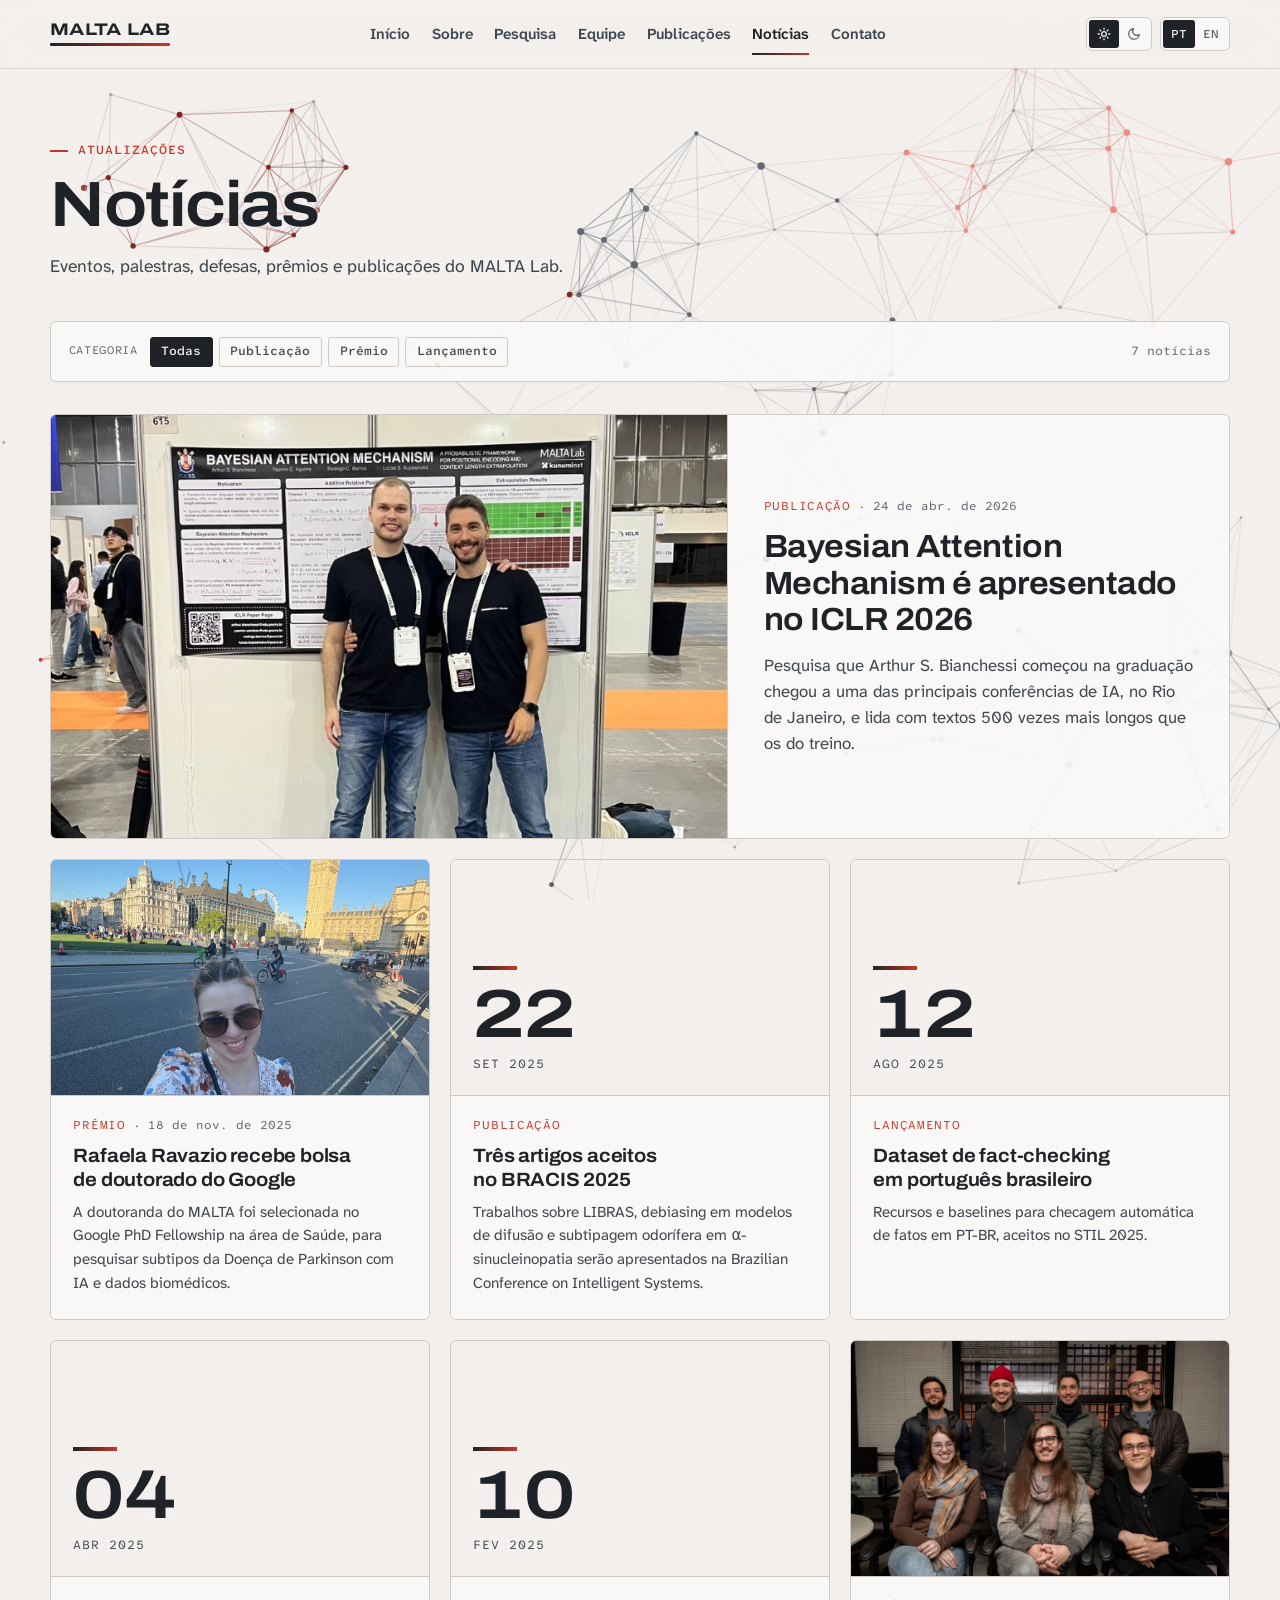
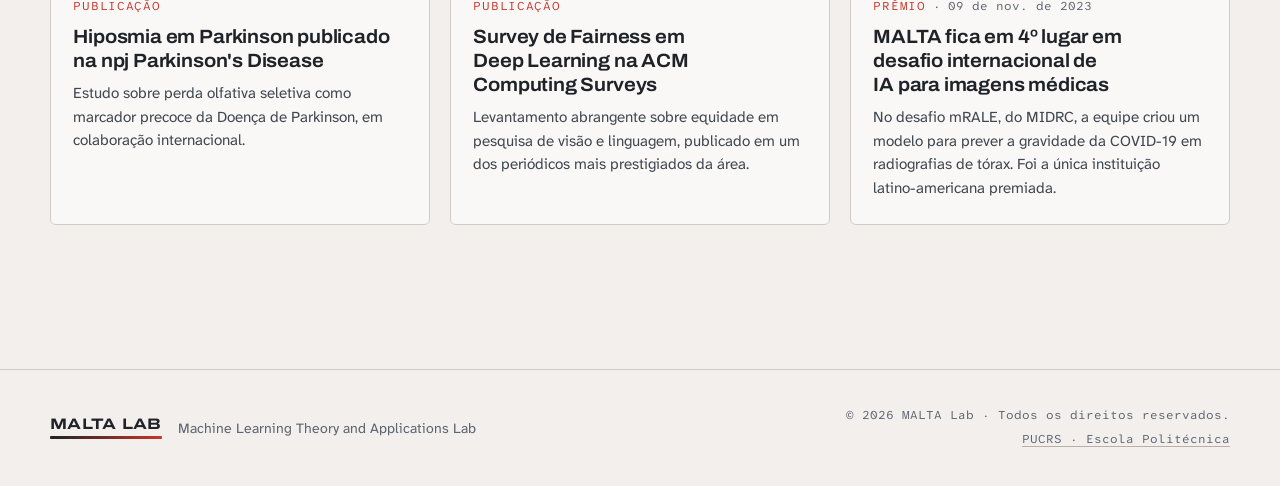
<file: noticias.html>
<!DOCTYPE html>
<html lang="pt-br">
<head>
  <meta charset="UTF-8" />
  <meta name="viewport" content="width=device-width, initial-scale=1" />
  <title>Notícias · MALTA Lab</title>
  <meta name="description" content="Notícias do MALTA Lab — eventos, palestras, defesas, prêmios e publicações." />
  <meta name="theme-color" content="#F3EFED" media="(prefers-color-scheme: light)" />
  <meta name="theme-color" content="#1A1816" media="(prefers-color-scheme: dark)" />
  <link rel="icon" href="./img/favicon.svg" type="image/svg+xml" />

  <!-- Open Graph -->
  <meta property="og:title" content="Notícias · MALTA Lab" />
  <meta property="og:description" content="Machine Learning Theory and Applications Lab — PUCRS." />
  <meta property="og:type" content="website" />

  <!-- Fonts: Archivo (display), Atkinson Hyperlegible Next (body) and Mono (labels) -->
  <link rel="preconnect" href="https://fonts.googleapis.com" />
  <link rel="preconnect" href="https://fonts.gstatic.com" crossorigin />
  <link href="https://fonts.googleapis.com/css2?family=Archivo:wdth,wght@100..125,500..800&family=Atkinson+Hyperlegible+Mono:wght@400..600&family=Atkinson+Hyperlegible+Next:ital,wght@0,400..700;1,400..700&display=swap" rel="stylesheet" />

  <link rel="stylesheet" href="./css/styles.css" />
  <link rel="stylesheet" href="./css/news.css" />

  <!-- Apply saved / system theme before first paint (avoids a flash of wrong colors) -->
  <script>
    (function () {
      let initial = null;
      try { initial = localStorage.getItem("malta_theme"); } catch (e) { /* storage blocked */ }
      if (initial !== "light" && initial !== "dark") {
        initial = (window.matchMedia && window.matchMedia("(prefers-color-scheme: dark)").matches) ? "dark" : "light";
      }
      document.documentElement.setAttribute("data-theme", initial);
    })();
  </script>
</head>

<body>

  <a class="skip-link" href="#conteudo">Pular para o conteúdo</a>

  <!-- Background network: one cluster per research area (decorative, never captures pointer events) -->
  <canvas id="bg-network" aria-hidden="true"></canvas>

  <!-- Fallback message if data fails to load -->
  <div id="app-error" class="app-error" hidden>
    Failed to load lab data. Please refresh the page.
  </div>

  <!-- ========== Header ========== -->
  <header class="site-header">
    <nav class="container-narrow header-bar" aria-label="Principal">
      <a href="index.html#inicio" id="brand" class="brand-mark" aria-label="MALTA Lab"></a>

      <div id="nav-desktop" class="nav-desktop"></div>

      <div class="header-tools">
        <div id="theme-toggle" class="lang-toggle" role="group" aria-label="Tema"></div>
        <div id="lang-toggle" class="lang-toggle" role="group" aria-label="Idioma"></div>
        <button id="mobile-menu-button" class="mobile-menu-btn" aria-label="Abrir menu" aria-expanded="false" aria-controls="mobile-menu">
          <svg width="22" height="22" viewBox="0 0 24 24" fill="none" stroke="currentColor" stroke-width="2" aria-hidden="true">
            <path stroke-linecap="round" d="M4 6h16M4 12h16M4 18h16"/>
          </svg>
        </button>
      </div>
    </nav>

    <div id="mobile-menu">
      <div id="mobile-menu-list" class="container-narrow mobile-menu-list"></div>
    </div>
  </header>

  <main id="conteudo">
    <section class="section news-index">
      <div class="container-narrow">
        <header class="news-index-header">
          <span class="eyebrow" id="news-eyebrow"></span>
          <h1 id="news-title" class="news-page-title"></h1>
          <p id="news-body"></p>
        </header>

        <div class="pub-controls news-toolbar">
          <div class="pub-filter-group" role="group" aria-labelledby="news-filter-label">
            <span class="label" id="news-filter-label"></span>
            <div id="news-chips" class="news-chips"></div>
          </div>
          <span class="pub-meta" id="news-count" aria-live="polite"></span>
        </div>

        <div id="news-grid" class="news-grid">
          <p class="loading">…</p>
        </div>
      </div>
    </section>
  </main>

  <!-- ========== Footer ========== -->
  <footer class="site-footer">
    <div class="container-narrow footer-bar">
      <div class="footer-brand">
        <span class="brand-lockup" aria-hidden="true"><span class="brand-word">MALTA Lab</span><span class="brand-bar"></span></span>
        <p id="footer-tagline" class="footer-tagline"></p>
      </div>
      <div class="footer-meta">
        <p id="footer-copy"></p>
        <p><a id="footer-link" class="footer-link" href="#" target="_blank" rel="noopener noreferrer"></a></p>
      </div>
    </div>
  </footer>

  <!-- App -->
  <script src="./js/network.js" defer></script>
  <script src="./js/core.js" defer></script>
  <script src="./js/noticias.js" defer></script>

</body>
</html>
</file>
<file: css/styles.css>
/* ============================================================
 * MALTA Lab — styles
 * The background network (js/network.js) is the identity: one
 * cluster per research area, in the lab's red and graphite tones,
 * on warm off-white paper.
 *
 *   Display  Archivo, expanded   (wordmark, headings)
 *   Body     Atkinson Hyperlegible Next
 *   Utility  Atkinson Hyperlegible Mono (dates, labels, venues)
 * ============================================================ */

:root {
  /* Surface scale — warm off-white */
  --paper:         #F3EFED;
  --surface:       rgb(251 249 248 / .9);   /* panels over the network */
  --surface-solid: #FBF9F8;
  --elev-1:        #EAE6E2;                 /* fills inside panels */
  --elev-2:        #E2DDD8;
  --border:        #D0CAC5;
  --border-strong: #B8B0A8;

  /* Ink scale — all hit WCAG AA on --paper */
  --ink:       #1F2328;   /* body, headings */
  --ink-soft:  #3F4750;   /* secondary copy   ~9:1 */
  --ink-mute:  #5B6470;   /* muted captions   ~5.2:1 */
  --ink-quiet: #6F7984;   /* tertiary, large text only */

  /* Brand accent */
  --accent:       #C8362A;
  --accent-hover: #A52A20;
  --accent-soft:  #F4D9D5;
  --accent-ink:   #7A1F18;
  --on-accent:    #FFFFFF;
  --accent-text:         #C8362A;   /* small red text   ~4.6:1 on paper, ~4.9:1 on surface */
  --accent-button:       #C8362A;   /* behind --on-accent ~5.2:1 */
  --accent-button-hover: #A52A20;   /* behind --on-accent ~7.1:1 */

  /* The wordmark bar: graphite into the brand red */
  --spectrum: linear-gradient(90deg, var(--ink), var(--accent));

  --font-display: "Archivo", "Helvetica Neue", Arial, sans-serif;
  --font-body:    "Atkinson Hyperlegible Next", system-ui, sans-serif;
  --font-mono:    "Atkinson Hyperlegible Mono", ui-monospace, "SF Mono", Menlo, monospace;

  --radius-sm: 3px;
  --radius:    6px;
  --radius-lg: 10px;
  --shadow-1: 0 1px 2px rgb(31 35 40 / .06);
  --shadow-2: 0 18px 40px -22px rgb(31 35 40 / .4);

  --gutter: 1.25rem;
  --header-h: 4.25rem;

  color-scheme: light;
}

/* Dark theme overrides — warm near-black, not pure black */
:root[data-theme="dark"] {
  --paper:         #1A1816;
  --surface:       rgb(35 32 32 / .9);
  --surface-solid: #232020;
  --elev-1:        #2C2826;
  --elev-2:        #34302D;
  --border:        #3A3633;
  --border-strong: #4D4843;

  --ink:       #F2EDE8;
  --ink-soft:  #C9C2BB;
  --ink-mute:  #9B948D;
  --ink-quiet: #7A746E;

  --accent:       #E84A3E;
  --accent-hover: #F2655A;
  --accent-soft:  #3A1A15;
  --accent-ink:   #F4D9D5;
  --on-accent:    #FFFFFF;
  --accent-text:         #F2655A;   /* ~5.3:1 on surface; --accent is only 4.3:1 */
  --accent-button:       #C8362A;   /* white on --accent would be 3.8:1 */
  --accent-button-hover: #A52A20;

  --shadow-1: 0 1px 2px rgba(0,0,0,.25), 0 1px 3px rgba(0,0,0,.35);
  --shadow-2: 0 18px 40px -20px rgb(0 0 0 / .75);

  color-scheme: dark;
}

/* -- reset ---------------------------------------------------- */
*, *::before, *::after { box-sizing: border-box; }
html { -webkit-text-size-adjust: 100%; text-size-adjust: 100%; }
body { margin: 0; }
h1, h2, h3, h4, p, figure, blockquote, dl, dd { margin: 0; }
img, svg, canvas { display: block; max-width: 100%; }
button, input, select { font: inherit; color: inherit; }
button { cursor: pointer; }

/* -- base ----------------------------------------------------- */
@media (prefers-reduced-motion: no-preference) {
  html { scroll-behavior: smooth; }
}
body {
  font-family: var(--font-body);
  font-size: 1.0625rem;
  line-height: 1.6;
  background: var(--paper);
  color: var(--ink);
  -webkit-font-smoothing: antialiased;
  -moz-osx-font-smoothing: grayscale;
}

h1, h2, h3, h4 { color: var(--ink); }
.h-display {
  font-family: var(--font-display);
  font-stretch: 112%;
  font-weight: 650;
  letter-spacing: -0.015em;
  line-height: 1.08;
}

section { scroll-margin-top: var(--header-h); }

/* Text that sits straight on the network gets a paper-coloured halo,
   like labels on a map or annotations on a plot */
.section-header,
.about-copy,
.hero-main,
.team-group-label {
  text-shadow: 0 0 2px var(--paper), 0 0 6px var(--paper), 0 0 12px var(--paper);
}
.btn, .card, .chip, .venue-cloud span { text-shadow: none; }

.container-narrow {
  width: 100%;
  max-width: calc(1180px + 2 * var(--gutter));
  margin-inline: auto;
  padding-inline: var(--gutter);
}

.sr-only {
  position: absolute;
  width: 1px; height: 1px;
  padding: 0; margin: -1px;
  overflow: hidden;
  clip: rect(0 0 0 0);
  white-space: nowrap;
  border: 0;
}

.skip-link {
  position: absolute;
  top: 0.5rem; left: 0.5rem;
  z-index: 100;
  padding: 0.6rem 1rem;
  background: var(--ink);
  color: var(--paper);
  font-weight: 700;
  border-radius: var(--radius);
  transform: translateY(-150%);
}
.skip-link:focus { transform: none; }

/* -- background network --------------------------------------- */
#bg-network {
  position: fixed;
  inset: 0;
  width: 100%;
  height: 100vh;
  height: 100lvh;            /* stays put while a phone's URL bar slides */
  z-index: -1;
  pointer-events: none;
  opacity: 0;
  transition: opacity 1.2s ease;
}
#bg-network.is-ready { opacity: 1; }

/* -- error banner --------------------------------------------- */
.app-error {
  position: fixed;
  top: 0; left: 0; right: 0;
  z-index: 100;
  padding: 0.6rem 1rem;
  background: var(--ink);
  color: var(--paper);
  text-align: center;
  font-size: 0.9rem;
}

/* -- header --------------------------------------------------- */
.site-header {
  position: sticky;
  top: 0;
  z-index: 50;
  background: color-mix(in srgb, var(--paper) 82%, transparent);
  backdrop-filter: blur(14px) saturate(1.2);
  -webkit-backdrop-filter: blur(14px) saturate(1.2);
  border-bottom: 1px solid color-mix(in srgb, var(--border) 70%, transparent);
}
@supports not (background: color-mix(in srgb, red, blue)) {
  .site-header { background: var(--paper); border-bottom-color: var(--border); }
}
.header-bar {
  display: flex;
  align-items: center;
  justify-content: space-between;
  gap: 1rem;
  min-height: var(--header-h);
}
.header-tools { display: flex; align-items: center; gap: 0.5rem; }

/* Brand: the wordmark lockup at header size */
.brand-mark {
  display: flex;
  align-items: center;
  gap: 0.9rem;
  color: var(--ink);
  text-decoration: none;
  white-space: nowrap;
}
.brand-lockup { display: inline-grid; gap: 4px; }
.brand-word {
  font-family: var(--font-display);
  font-stretch: 125%;
  font-weight: 700;
  font-size: 1.05rem;
  line-height: 1;
  letter-spacing: 0.02em;
  text-transform: uppercase;
}
.brand-bar {
  display: block;
  height: 3px;
  background: var(--spectrum);
  border-radius: 1px;
}
.brand-mark .brand-sub {
  display: none;
  padding-left: 0.9rem;
  border-left: 1px solid var(--border);
  color: var(--ink-mute);
  font-family: var(--font-mono);
  font-size: 0.72rem;
  letter-spacing: 0.01em;
}
@media (min-width: 1400px) {
  .brand-mark .brand-sub { display: inline; }
}

.nav-desktop { display: none; align-items: center; gap: 1.35rem; }
.nav-link {
  position: relative;
  padding: 0.35rem 0;
  color: var(--ink-soft);
  font-size: 0.95rem;
  font-weight: 600;
  text-decoration: none;
  transition: color .2s ease;
}
.nav-link:hover, .nav-link[aria-current="true"] { color: var(--ink); }
.nav-link::after {
  content: "";
  position: absolute;
  left: 0; right: 0; bottom: -3px;
  height: 2px;
  background: var(--spectrum);
  transform: scaleX(0);
  transform-origin: left;
  transition: transform .3s cubic-bezier(.2, .7, .2, 1);
}
.nav-link:hover::after, .nav-link[aria-current="true"]::after { transform: scaleX(1); }

/* Segmented toggles (theme, language) */
.lang-toggle {
  display: inline-flex;
  align-items: center;
  padding: 2px;
  background: var(--surface);
  border: 1px solid var(--border);
  border-radius: var(--radius);
  font-family: var(--font-mono);
  font-size: 0.75rem;
  font-weight: 500;
  line-height: 1;
}
.lang-toggle button {
  display: inline-flex;
  align-items: center;
  justify-content: center;
  min-width: 30px;
  min-height: 28px;
  padding: 0 8px;
  border: 0;
  border-radius: var(--radius-sm);
  background: transparent;
  color: var(--ink-mute);
  transition: background-color .15s ease, color .15s ease;
}
.lang-toggle button:hover { color: var(--ink); }
.lang-toggle button.is-active { background: var(--ink); color: var(--paper); }

.mobile-menu-btn {
  display: inline-flex;
  flex-shrink: 0;
  padding: 6px 8px;
  background: var(--surface);
  border: 1px solid var(--border);
  border-radius: var(--radius);
  color: var(--ink-soft);
}
.mobile-menu-btn svg { max-width: none; }   /* the reset would let flex squeeze it to 0 */
.mobile-menu-btn:hover { color: var(--ink); }

#mobile-menu {
  display: none;
  border-top: 1px solid var(--border);
  background: var(--paper);
}
#mobile-menu.is-open {
  display: block;
  max-height: calc(100vh - var(--header-h));
  max-height: calc(100dvh - var(--header-h));   /* reachable in landscape */
  overflow-y: auto;
}
.mobile-menu-list { padding-block: 0.5rem 1rem; }
#mobile-menu a {
  display: block;
  padding: 0.75rem 0.25rem;
  border-bottom: 1px solid var(--border);
  color: var(--ink-soft);
  font-weight: 600;
  text-decoration: none;
}
#mobile-menu a:last-child { border-bottom: 0; }
#mobile-menu a:hover, #mobile-menu a[aria-current="true"] { color: var(--ink); }

@media (min-width: 1000px) {
  .nav-desktop { display: flex; }
  .mobile-menu-btn, #mobile-menu, #mobile-menu.is-open { display: none; }
}
/* With the brand subtitle the row is full (the container stops at 1180px):
   pull the nav towards the tools so the subtitle doesn't read as a link */
@media (min-width: 1400px) {
  .nav-desktop { gap: 1.1rem; margin-left: auto; }
}
/* Narrow phones: tighten the header row so it fits without side-scrolling */
@media (max-width: 379px) {
  .header-bar { gap: 0.5rem; }
  .header-tools { gap: 0.25rem; }
  .lang-toggle button { min-width: 26px; padding: 0 5px; }
  .mobile-menu-btn { padding: 5px; }
}
@media (max-width: 339px) {
  .brand-mark .brand-word { font-size: 0.95rem; }
}

/* -- buttons -------------------------------------------------- */
.btn {
  display: inline-flex;
  align-items: center;
  justify-content: center;
  gap: 0.55rem;
  min-height: 46px;
  padding: 0.7rem 1.2rem;
  border: 1px solid transparent;
  border-radius: var(--radius);
  font-family: var(--font-body);
  font-size: 0.98rem;
  font-weight: 700;
  line-height: 1.2;
  text-decoration: none;
  transition: background-color .2s ease, border-color .2s ease, color .2s ease, transform .2s ease;
}
.btn-primary { background: var(--accent-button); color: var(--on-accent); }
.btn-primary:hover { background: var(--accent-button-hover); }
.btn-secondary {
  background: var(--surface);
  color: var(--ink);
  border-color: var(--border-strong);
}
.btn-secondary:hover { border-color: var(--ink); }
.btn .arrow { transition: transform .2s ease; }
.btn:hover .arrow { transform: translateX(3px); }

/* -- hero ----------------------------------------------------- */
.hero {
  display: flex;
  align-items: center;
  min-height: calc(100vh - var(--header-h));
  min-height: calc(100svh - var(--header-h));
  padding-block: 4rem 3.5rem;
}
.hero-grid {
  display: grid;
  gap: 3rem;
  align-items: end;
}
@media (min-width: 980px) {
  /* Wide enough for the longest area name (PT or EN) on one line */
  .hero-grid { grid-template-columns: minmax(0, 1fr) 340px; gap: 4rem; }
}

.wordmark { display: block; font-weight: inherit; }
.wordmark-lockup { display: inline-grid; justify-items: stretch; }
.wordmark-word {
  font-family: var(--font-display);
  font-stretch: 125%;
  font-weight: 650;
  font-size: clamp(4rem, 15.5vw, 10.75rem);
  line-height: 0.8;
  letter-spacing: 0.005em;
  color: var(--ink);
}
/* Beside the 340px legend: MALTA is about 4.2em wide, so this keeps it in its column */
@media (min-width: 980px) {
  .wordmark-word { font-size: min(10.75rem, 23.5vw - 109px); }
}
.wordmark-bar {
  display: block;
  height: clamp(9px, 1.05vw, 15px);
  margin-top: clamp(0.85rem, 1.6vw, 1.4rem);
  background: var(--spectrum);
  border-radius: 1px 3px 3px 1px;
  transform-origin: left center;
}
.wordmark-name {
  display: block;
  max-width: 20ch;
  margin-top: clamp(1rem, 2vw, 1.5rem);
  font-family: var(--font-body);
  font-size: clamp(1.3rem, 2.3vw, 1.85rem);
  font-weight: 500;
  line-height: 1.22;
  letter-spacing: -0.005em;
  color: var(--ink);
}
@media (prefers-reduced-motion: no-preference) {
  .wordmark-bar { animation: bar-draw 1.1s cubic-bezier(.2, .7, .2, 1) .2s both; }
  .wordmark-name, .hero-tagline, .hero-ctas, .hero-stats, .hero-legend {
    animation: rise .8s cubic-bezier(.2, .7, .2, 1) both;
  }
  .wordmark-name { animation-delay: .45s; }
  .hero-tagline  { animation-delay: .55s; }
  .hero-ctas     { animation-delay: .65s; }
  .hero-stats    { animation-delay: .75s; }
  .hero-legend   { animation-delay: .9s; }
}
@keyframes bar-draw { from { transform: scaleX(0); } to { transform: scaleX(1); } }
@keyframes rise { from { opacity: 0; transform: translateY(10px); } to { opacity: 1; transform: none; } }

.hero-tagline {
  max-width: 54ch;
  margin-top: 1.5rem;
  color: var(--ink-soft);
  font-size: 1.05rem;
  line-height: 1.55;
}
.hero-ctas {
  display: flex;
  flex-wrap: wrap;
  gap: 0.75rem;
  margin-top: 2rem;
}
/* Phones: stacked CTAs of equal width */
@media (max-width: 479px) {
  .hero-ctas { display: grid; }
}
.hero-stats {
  display: flex;
  flex-wrap: wrap;
  align-items: center;
  gap: 0.75rem 2rem;
  margin-top: 2.5rem;
  padding-top: 1.25rem;
  border-top: 1px solid var(--border);
}
/* Below 980px the rule runs full width, like the legend under it */
@media (min-width: 980px) {
  .hero-stats { max-width: 640px; }
}
.hero-stat-list { display: flex; flex-wrap: wrap; gap: 0.75rem 2rem; }
.hero-stat {
  display: inline-flex;
  align-items: baseline;
  gap: 0.5rem;
  color: var(--ink-mute);
  font-family: var(--font-mono);
  font-size: 0.8rem;
}
.hero-stat strong {
  font-family: var(--font-display);
  font-stretch: 125%;
  font-size: 1.6rem;
  font-weight: 700;
  line-height: 1;
  color: var(--ink);
  font-variant-numeric: tabular-nums;
}
.kunumi-mark { display: inline-flex; margin-left: auto; opacity: .85; transition: opacity .2s ease; }
.kunumi-mark:hover { opacity: 1; }
.kunumi-mark img { width: auto; height: 32px; }
/* Phones: tighter stats, and Kunumi starts at the left when it wraps */
@media (max-width: 599px) {
  .hero-stats, .hero-stat-list { column-gap: 1.25rem; }
  .kunumi-mark { margin-left: 0; }
}

/* Legend: maps each colour in the background to a research area */
.hero-legend {
  padding: 1rem 1.1rem 0.8rem;
  background: var(--surface);
  border: 1px solid var(--border);
  border-radius: var(--radius);
  box-shadow: var(--shadow-2);
}
.legend-title {
  margin-bottom: 0.5rem;
  color: var(--ink-mute);
  font-family: var(--font-mono);
  font-size: 0.72rem;
  letter-spacing: 0.06em;
  text-transform: uppercase;
}
.legend-list { margin: 0; padding: 0; list-style: none; }
.legend-list a {
  display: flex;
  align-items: flex-start;
  gap: 0.7rem;
  padding: 0.38rem 0;
  color: var(--ink-soft);
  font-size: 0.9rem;
  font-weight: 600;
  line-height: 1.3;
  text-decoration: none;
  transition: color .15s ease;
}
.legend-list a:hover, .legend-list a:focus-visible { color: var(--ink); }
/* Centre the swatch on the first line of a wrapped label */
.legend-list .swatch { margin-top: calc((1.3em - 10px) / 2); }
@media (max-width: 979px) {
  .legend-list { display: grid; grid-template-columns: repeat(auto-fill, minmax(220px, 1fr)); column-gap: 1.25rem; }
}
/* A cluster colour, with a soft halo like a point in the plot */
.swatch {
  flex: 0 0 auto;
  width: 10px;
  height: 10px;
  border-radius: 50%;
  background: var(--swatch, var(--ink-mute));
  box-shadow: 0 0 0 3px color-mix(in srgb, var(--swatch, var(--ink-mute)) 25%, transparent);
  transition: transform .2s ease;
}
[data-cluster]:hover .swatch, [data-cluster]:focus-visible .swatch { transform: scale(1.3); }

/* -- sections ------------------------------------------------- */
.section { padding-block: clamp(4.5rem, 9vw, 7rem); }
.section-header { max-width: 760px; margin-bottom: 3rem; }
.section-header h2 {
  margin-top: 0.75rem;
  font-family: var(--font-display);
  font-stretch: 112%;
  font-size: clamp(2rem, 3.8vw, 2.85rem);
  font-weight: 650;
  line-height: 1.05;
  letter-spacing: -0.02em;
}
.section-header p {
  max-width: 62ch;
  margin-top: 1rem;
  color: var(--ink-soft);
  font-size: 1.1rem;
  line-height: 1.6;
}

.eyebrow {
  display: inline-flex;
  align-items: center;
  gap: 0.6rem;
  color: var(--accent-text);
  font-family: var(--font-mono);
  font-size: 0.78rem;
  font-weight: 500;
  letter-spacing: 0.08em;
  text-transform: uppercase;
}
.eyebrow::before {
  content: "";
  width: 18px;
  height: 2px;
  background: currentColor;
}
.eyebrow:empty { display: none; }

/* Home sections are numbered in their eyebrow: "01 — Sobre". The dash
   moves to a background so the number can be the content, and the empty
   alt text (/ "") keeps the decorative number out of the accessible name. */
.hero { counter-reset: home-section; }
.hero ~ .section { counter-increment: home-section; }
.hero ~ .section .eyebrow::before {
  content: counter(home-section, decimal-leading-zero);
  content: counter(home-section, decimal-leading-zero) / "";
  width: auto;
  height: auto;
  padding-right: calc(18px + 0.6rem);
  background: linear-gradient(var(--accent), var(--accent)) right center / 18px 2px no-repeat;
  color: var(--ink-mute);
  font-variant-numeric: tabular-nums;
}

/* Panels sit on the network; most of the page is one */
.card {
  padding: 1.5rem;
  background: var(--surface);
  border: 1px solid var(--border);
  border-radius: var(--radius);
}

/* -- about ---------------------------------------------------- */
.about-grid {
  display: grid;
  gap: 2.5rem;
  align-items: start;
}
@media (min-width: 920px) {
  .about-grid { grid-template-columns: minmax(0, 1.15fr) minmax(0, 1fr); gap: 4.5rem; }
}
.about-title {
  margin-top: 0.75rem;
  font-size: clamp(1.9rem, 3.4vw, 2.6rem);
  text-wrap: balance;
}
.about-body {
  margin-top: 1.4rem;
  color: var(--ink-soft);
  font-size: 1.1rem;
  line-height: 1.7;
}
.venue-cloud {
  display: flex;
  flex-wrap: wrap;
  gap: 0.4rem;
  margin-top: 1.75rem;
}
.venue-cloud span {
  padding: 0.3rem 0.6rem;
  background: var(--surface);
  border: 1px solid var(--border);
  border-radius: var(--radius-sm);
  color: var(--ink-soft);
  font-family: var(--font-mono);
  font-size: 0.78rem;
}
.highlight-list { display: grid; gap: 0.75rem; }
.highlight-list .card {
  display: grid;
  grid-template-columns: auto 1fr;
  gap: 1rem;
  padding: 1.35rem 1.4rem;
}
/* A neutral rule, not a dot: dots belong to the legend's clusters */
.highlight-list .card .dot {
  width: 16px;
  height: 2px;
  margin-top: 0.65rem;
  background: var(--ink-mute);
}
.highlight-list h3 { font-size: 1.05rem; font-weight: 700; line-height: 1.35; }
.highlight-list p { margin-top: 0.35rem; color: var(--ink-soft); font-size: 0.98rem; line-height: 1.55; }

/* -- research areas ------------------------------------------- */
.research-grid {
  display: grid;
  gap: 1rem;
  grid-template-columns: repeat(auto-fill, minmax(min(100%, 300px), 1fr));
}
@media (min-width: 960px) {
  .research-grid { grid-template-columns: repeat(3, minmax(0, 1fr)); }
}
.research-card {
  position: relative;
  display: flex;
  flex-direction: column;
  gap: 0.75rem;
  padding: 1.6rem 1.5rem 1.7rem;
  background: var(--surface);
  border: 1px solid var(--border);
  border-radius: var(--radius);
  scroll-margin-top: calc(var(--header-h) + 1rem);
  transition: border-color .25s ease, box-shadow .25s ease;
}
.research-card::before {
  /* the cluster colour runs along the top edge */
  content: "";
  position: absolute;
  top: -1px; left: -1px; right: -1px;
  height: 3px;
  border-radius: var(--radius) var(--radius) 0 0;
  background: var(--swatch);
  transform: scaleX(0.12);
  transform-origin: left;
  transition: transform .4s cubic-bezier(.2, .7, .2, 1);
}
.research-card:hover, .research-card:target { border-color: color-mix(in srgb, var(--swatch) 55%, var(--border)); box-shadow: var(--shadow-2); }
.research-card:hover::before, .research-card:target::before { transform: scaleX(1); }
.research-card .swatch { margin-top: 0.4rem; }
.research-card h3 {
  font-family: var(--font-display);
  font-stretch: 106%;
  font-size: 1.25rem;
  font-weight: 650;
  line-height: 1.25;
  letter-spacing: -0.01em;
  text-wrap: balance;
}
.research-card p { color: var(--ink-soft); font-size: 0.97rem; line-height: 1.6; }

/* -- team ----------------------------------------------------- */
.team-group-label {
  display: flex;
  align-items: baseline;
  gap: 0.75rem;
  margin: 3.5rem 0 1.25rem;
  color: var(--ink-mute);
  font-family: var(--font-mono);
  font-size: 0.8rem;
  font-weight: 500;
  letter-spacing: 0.08em;
  text-transform: uppercase;
}
.team-group-label::after {
  content: "";
  flex: 1;
  height: 1px;
  background: var(--border);
}
.team-group-label.is-first { margin-top: 0; }

.coord-grid {
  display: grid;
  gap: 1rem;
  grid-template-columns: repeat(auto-fill, minmax(min(100%, 420px), 1fr));
}
/* 1, 2 or 4 columns, so 16 postgraduates and 4 undergraduates fill every row */
.student-grid {
  display: grid;
  gap: 1rem;
  grid-template-columns: minmax(0, 1fr);
}
@media (min-width: 600px) {
  .student-grid { grid-template-columns: repeat(2, minmax(0, 1fr)); }
}
@media (min-width: 860px) {
  .student-grid { grid-template-columns: repeat(4, minmax(0, 1fr)); }
}

.member-card {
  display: flex;
  flex-direction: column;
  align-items: center;
  padding: 1.5rem 1.25rem 1.1rem;
  background: var(--surface);
  border: 1px solid var(--border);
  border-radius: var(--radius);
  text-align: center;
  transition: border-color .25s ease;
}
.member-card:hover { border-color: var(--border-strong); }
.member-info { display: flex; flex-direction: column; align-items: center; flex: 1; width: 100%; }

.member-photo {
  display: flex;
  align-items: center;
  justify-content: center;
  flex: 0 0 auto;
  width: 92px;
  height: 92px;
  margin: 6px 6px 1.1rem;
  overflow: hidden;
  border-radius: 50%;
  background: var(--elev-2);
  box-shadow: 0 0 0 1px var(--border), 0 0 0 5px var(--surface-solid), 0 0 0 6px var(--border);
  color: var(--ink-soft);
  font-family: var(--font-display);
  font-stretch: 125%;
  font-size: 1.4rem;
  font-weight: 700;
}
.member-photo img {
  width: 100%;
  height: 100%;
  object-fit: cover;
  object-position: top;
}

.member-name { font-size: 1rem; font-weight: 700; line-height: 1.3; color: var(--ink); }
.member-role {
  margin-top: 0.3rem;
  color: var(--ink-mute);
  font-family: var(--font-mono);
  font-size: 0.75rem;
  font-weight: 500;
  letter-spacing: 0.04em;
  text-transform: uppercase;
}
.member-topic { margin-top: 0.6rem; color: var(--ink-mute); font-size: 0.86rem; line-height: 1.5; }
.member-links {
  display: flex;
  flex-wrap: wrap;
  justify-content: center;
  gap: 0.25rem 1rem;
  width: 100%;
  margin-top: 1rem;
  padding-top: 0.9rem;
  border-top: 1px solid var(--border);
  font-family: var(--font-mono);
  font-size: 0.75rem;
}
.member-links a {
  padding: 0.2rem 0;
  color: var(--ink-mute);
  text-decoration: none;
  transition: color .15s ease;
}
.member-links a:hover { color: var(--accent-text); text-decoration: underline; text-underline-offset: 0.2em; }

/* Coordinators: photo beside the text */
.member-card.coord {
  display: grid;
  grid-template-columns: auto minmax(0, 1fr);
  grid-template-rows: 1fr auto;
  column-gap: 1.5rem;
  align-items: start;
  padding: 1.6rem;
  text-align: left;
}
.member-card.coord .member-photo { grid-row: 1 / span 2; width: 120px; height: 120px; margin: 6px; }
.member-card.coord .member-info { align-items: flex-start; }
.member-card.coord .member-name { font-size: 1.2rem; }
.member-card.coord .member-role { color: var(--accent-text, var(--accent)); }
.member-card.coord .member-links { justify-content: flex-start; }
@media (max-width: 479px) {
  .member-card.coord { grid-template-columns: 1fr; text-align: center; }
  .member-card.coord .member-photo { grid-row: auto; justify-self: center; margin: 6px 0 1.25rem; }
  .member-card.coord .member-info { align-items: center; }
  .member-card.coord .member-links { justify-content: center; }
}

/* Phones: students become compact rows, photo beside the text */
@media (max-width: 599px) {
  .student-grid { gap: 0.6rem; }
  .member-card.student {
    display: grid;
    grid-template-columns: auto minmax(0, 1fr);
    column-gap: 0.9rem;
    align-items: start;
    padding: 1rem;
    text-align: left;
  }
  .member-card.student .member-photo {
    grid-row: 1 / span 2;
    width: 64px;
    height: 64px;
    margin: 5px;
    box-shadow: 0 0 0 1px var(--border), 0 0 0 4px var(--surface-solid), 0 0 0 5px var(--border);
    font-size: 1.05rem;
  }
  .member-card.student .member-info { align-items: flex-start; }
  /* No links: centre the text against the photo */
  .member-card.student .member-info:last-child { grid-row: 1 / span 2; align-self: center; }
  .member-card.student .member-role { line-height: 1.4; }
  .member-card.student .member-links {
    grid-column: 2;
    justify-content: flex-start;
    gap: 0 1rem;
    margin-top: 0.6rem;
    padding-top: 0.5rem;
  }
}

/* -- publications --------------------------------------------- */
.pub-controls {
  display: flex;
  flex-wrap: wrap;
  align-items: center;
  justify-content: space-between;
  gap: 1rem 1.5rem;
  margin-bottom: 1rem;
  padding: 0.9rem 1.1rem;
  background: var(--surface);
  border: 1px solid var(--border);
  border-radius: var(--radius);
}
.pub-filter-group { display: flex; flex-wrap: wrap; align-items: center; gap: 0.4rem; }
.chip-row { display: flex; flex-wrap: wrap; gap: 0.35rem; }
.pub-filter-group .label {
  margin-right: 0.35rem;
  color: var(--ink-mute);
  font-family: var(--font-mono);
  font-size: 0.72rem;
  letter-spacing: 0.06em;
  text-transform: uppercase;
}
.chip {
  min-height: 30px;
  padding: 0.25rem 0.65rem;
  background: transparent;
  border: 1px solid var(--border);
  border-radius: var(--radius-sm);
  color: var(--ink-soft);
  font-family: var(--font-mono);
  font-size: 0.78rem;
  font-weight: 500;
  font-variant-numeric: tabular-nums;
  transition: background-color .15s ease, border-color .15s ease, color .15s ease;
}
.chip:hover { border-color: var(--border-strong); color: var(--ink); }
.chip.is-active { background: var(--ink); border-color: var(--ink); color: var(--paper); }
.pub-meta {
  color: var(--ink-mute);
  font-family: var(--font-mono);
  font-size: 0.78rem;
  font-variant-numeric: tabular-nums;
}

/* One sheet, rows separated by rules, like a bibliography */
.pub-list {
  background: var(--surface);
  border: 1px solid var(--border);
  border-radius: var(--radius);
}
.pub-row {
  position: relative;
  display: grid;
  grid-template-columns: 6.5rem minmax(0, 1fr) auto;
  gap: 1.25rem;
  align-items: start;
  padding: 1.15rem 1.35rem;
  border-top: 1px solid var(--border);
  transition: background-color .15s ease;
}
.pub-row:first-child { border-top: 0; }
.pub-row.is-year-start:not(:first-child) { border-top-color: var(--border-strong); }
.pub-row:hover { background: color-mix(in srgb, var(--elev-1) 70%, transparent); }
.pub-badges { display: flex; flex-direction: column; gap: 0.4rem; align-items: flex-start; }
.pub-badge {
  font-family: var(--font-mono);
  font-variant-numeric: tabular-nums;
  line-height: 1.2;
}
.pub-badge.year {
  font-family: var(--font-display);
  font-stretch: 125%;
  font-size: 1.15rem;
  font-weight: 700;
  color: var(--ink);
}
/* The year prints once per group; repeats stay for screen readers */
.pub-row:not(.is-year-start) .pub-badge.year {
  position: absolute;
  width: 1px; height: 1px;
  overflow: hidden;
  clip: rect(0 0 0 0);
  white-space: nowrap;
}
.pub-badge.type-periodico,
.pub-badge.type-conferencia {
  padding: 0.15rem 0.4rem;
  border-radius: var(--radius-sm);
  font-size: 0.68rem;
  letter-spacing: 0.04em;
  text-transform: uppercase;
}
.pub-badge.type-periodico { background: var(--accent-soft); color: var(--accent-ink); }
.pub-badge.type-conferencia { border: 1px solid var(--border); color: var(--ink-mute); }
.pub-main h3 { font-size: 1.02rem; font-weight: 700; line-height: 1.4; color: var(--ink); }
.pub-main .authors { margin-top: 0.35rem; color: var(--ink-soft); font-size: 0.88rem; line-height: 1.5; }
.pub-main .source { margin-top: 0.2rem; color: var(--ink-mute); font-size: 0.86rem; font-style: italic; }
.pub-doi {
  align-self: center;
  padding: 0.3rem 0;
  color: var(--ink-soft);
  font-family: var(--font-mono);
  font-size: 0.78rem;
  font-weight: 500;
  white-space: nowrap;
  text-decoration: none;
}
.pub-doi:hover { color: var(--accent-hover); text-decoration: underline; text-underline-offset: 0.2em; }

@media (max-width: 720px) {
  .pub-row { grid-template-columns: 1fr; gap: 0.5rem; padding: 1rem; }
  .pub-badges { flex-direction: row; align-items: center; gap: 0.6rem; }
  .pub-doi { justify-self: start; }
}

/* Lab members among the authors */
.pub-main .authors strong { color: var(--ink); font-weight: 700; }
/* "Show all" below the sheet; focus lands on the first row it revealed */
.pub-more { display: flex; justify-content: center; margin-top: 1.25rem; }
.pub-more:empty { display: none; }
.pub-row:focus { outline: none; }
.pub-row:focus-visible { outline: 2px solid var(--accent); outline-offset: -2px; }

/* -- news on the home page: a chain of nodes ------------------- */
.news-layout {
  display: grid;
  grid-template-areas: "header" "list" "more";
  gap: 0 4rem;
  align-items: start;
}
@media (min-width: 920px) {
  .news-layout {
    grid-template-columns: minmax(0, 0.85fr) minmax(0, 1.4fr);
    grid-template-areas: "header list" "more list";
    grid-template-rows: auto 1fr;
  }
}
.news-layout .section-header { grid-area: header; }
.news-panel { grid-area: list; padding: 0.5rem 1.75rem 0.5rem 1.5rem; }
.news-list {
  --rail: 2rem;               /* room for the line of nodes */
  position: relative;
  display: grid;
  padding-left: var(--rail);
}
@media (max-width: 599px) {
  .news-panel { padding: 0.25rem 1.1rem 0.25rem 1rem; }
  .news-list { --rail: 1.6rem; }
}
.news-list::before {
  content: "";
  position: absolute;
  top: 1.75rem; bottom: 2rem; left: 5px;
  width: 1px;
  background: var(--border-strong);
}
.news-item {
  position: relative;
  padding: 1.15rem 0 1.4rem;
}
.news-item + .news-item { border-top: 1px solid var(--border); }
.news-item::before {
  content: "";
  position: absolute;
  left: calc(1px - var(--rail));
  top: 1.5rem;
  width: 9px;
  height: 9px;
  border-radius: 50%;
  background: var(--surface-solid);
  border: 2px solid var(--accent);
}
.news-item:first-child::before { background: var(--accent); }
.news-meta {
  display: flex;
  flex-wrap: wrap;
  align-items: center;
  gap: 0.6rem;
  color: var(--ink-mute);
  font-family: var(--font-mono);
  font-size: 0.78rem;
  font-variant-numeric: tabular-nums;
}
.news-meta .news-tag {
  color: var(--accent-text);
  letter-spacing: 0.06em;
  text-transform: uppercase;
}
.news-item h3 {
  margin: 0.4rem 0 0.35rem;
  font-family: var(--font-display);
  font-stretch: 106%;
  font-size: 1.3rem;
  font-weight: 700;
  line-height: 1.25;
  letter-spacing: -0.01em;
  text-wrap: balance;
}
@media (max-width: 599px) {
  .news-item h3 { font-size: 1.15rem; }
}
.news-item p { color: var(--ink-soft); line-height: 1.6; }
.news-item .news-title-link { color: inherit; text-decoration: none; }
.news-item .news-title-link:hover { color: var(--accent-text); text-decoration: underline; text-decoration-thickness: 1px; text-underline-offset: 0.18em; }
.news-item a.news-link {
  display: inline-block;
  margin-top: 0.5rem;
  color: var(--accent-text);
  font-family: var(--font-mono);
  font-size: 0.8rem;
  text-decoration: none;
}
.news-item a.news-link:hover { text-decoration: underline; }
.news-more { grid-area: more; display: flex; margin-top: -1rem; }
@media (max-width: 919px) { .news-more { margin-top: 1.25rem; } }
.news-more:empty { display: none; }

/* -- contact -------------------------------------------------- */
.contact-grid { display: grid; gap: 1rem; }
@media (min-width: 820px) {
  .contact-grid { grid-template-columns: minmax(0, 1fr) minmax(0, 1.2fr); }
}
.contact-block + .contact-block { margin-top: 2rem; }
.contact-block h3,
.contact-cta h3 {
  margin-bottom: 0.5rem;
  color: var(--ink-mute);
  font-family: var(--font-mono);
  font-size: 0.75rem;
  font-weight: 500;
  letter-spacing: 0.08em;
  text-transform: uppercase;
}
.contact-block p { color: var(--ink-soft); line-height: 1.6; }
.contact-block a { color: var(--accent-text); font-weight: 700; text-decoration: none; }
.contact-block a:hover { text-decoration: underline; }
.social-links { display: flex; gap: 1.25rem; }

.contact-cta .stack { display: grid; gap: 1.75rem; }
.contact-cta a {
  display: inline-block;
  padding-bottom: 0.25rem;
  font-family: var(--font-display);
  font-stretch: 110%;
  font-size: clamp(1.25rem, 2.6vw, 1.7rem);
  font-weight: 650;
  line-height: 1.2;
  color: var(--ink);
  text-decoration: none;
  overflow-wrap: anywhere;
  border-bottom: 2px solid var(--border-strong);
  transition: color .2s ease, border-color .2s ease;
}
.contact-cta a:hover { color: var(--accent-text); border-bottom-color: var(--accent); }

/* -- footer --------------------------------------------------- */
.site-footer {
  margin-top: 2rem;
  border-top: 1px solid var(--border);
  background: color-mix(in srgb, var(--paper) 88%, transparent);
  color: var(--ink-mute);
}
@supports not (background: color-mix(in srgb, red, blue)) {
  .site-footer { background: var(--paper); }
}
.footer-bar {
  display: flex;
  flex-wrap: wrap;
  align-items: center;
  justify-content: space-between;
  gap: 1.25rem;
  padding-block: 2.25rem;
}
.footer-brand { display: flex; align-items: center; gap: 1rem; }
.footer-brand .brand-lockup { flex-shrink: 0; white-space: nowrap; }
.footer-brand .brand-word { font-size: 0.95rem; color: var(--ink); }
.footer-tagline { color: var(--ink-mute); font-size: 0.88rem; }
.footer-meta { font-family: var(--font-mono); font-size: 0.75rem; text-align: right; }
.footer-meta p + p { margin-top: 0.3rem; }
.footer-link {
  color: var(--ink-mute);
  text-decoration: underline;
  text-decoration-color: var(--border-strong);
  text-underline-offset: 0.25em;
}
.footer-link:hover { color: var(--ink); }
@media (max-width: 640px) {
  .footer-meta { text-align: left; }
}

/* -- focus + misc --------------------------------------------- */
a:focus-visible, button:focus-visible {
  outline: 2px solid var(--accent);
  outline-offset: 3px;
}
.loading {
  padding: 2rem 1rem;
  color: var(--ink-mute);
  font-family: var(--font-mono);
  font-size: 0.85rem;
  text-align: center;
}

@media (prefers-reduced-motion: reduce) {
  *, *::before, *::after { transition-duration: 0s !important; }
}
</file>
<file: css/news.css>
/* ============================================================
 * MALTA Lab — news pages (noticias.html, noticia.html)
 * Built only from the tokens in styles.css, so both themes work.
 * ============================================================ */

/* -- list page: header ---------------------------------------- */
.news-index { padding-top: 4rem; }
.news-index-header {
  max-width: 720px;
  margin-bottom: 2.5rem;
  text-shadow: 0 0 2px var(--paper), 0 0 6px var(--paper), 0 0 12px var(--paper);
}
.news-page-title {
  margin: 0.75rem 0 0;
  font-family: var(--font-display);
  font-stretch: 112%;
  font-size: clamp(2.6rem, 5.5vw, 4rem);
  font-weight: 650;
  letter-spacing: -0.02em;
  line-height: 1;
}
.news-index-header p {
  margin: 1rem 0 0;
  color: var(--ink-soft);
  font-size: 1.1rem;
  line-height: 1.6;
}

.news-toolbar { margin-bottom: 2rem; }
.news-chips { display: flex; flex-wrap: wrap; gap: 0.4rem; }

/* -- list page: cards ------------------------------------------ */
.news-grid {
  display: grid;
  grid-template-columns: repeat(auto-fill, minmax(min(100%, 300px), 1fr));
  gap: 1.25rem;
}

.news-card {
  position: relative;
  display: flex;
  flex-direction: column;
  background: var(--surface);
  border: 1px solid var(--border);
  border-radius: var(--radius);
  overflow: hidden;
  transition: border-color .2s ease, transform .25s ease, box-shadow .25s ease;
}
.news-card:hover {
  border-color: var(--border-strong);
  transform: translateY(-2px);
  box-shadow: var(--shadow-2);
}

.news-card-media {
  position: relative;
  aspect-ratio: 16 / 10;
  background: var(--elev-2);
  border-bottom: 1px solid var(--border);
  overflow: hidden;
  display: flex;
  align-items: center;
  justify-content: center;
}
.news-card-media img {
  display: block;
  width: 100%;
  height: 100%;
  object-fit: cover;
  transition: transform .5s ease;
}
.news-card:hover .news-card-media img { transform: scale(1.03); }
/* Photo too small to crop sharply: show it whole instead of stretching it,
   over a blurred copy of itself so the box doesn't look empty */
.news-card-media.is-small img { position: relative; z-index: 1; width: auto; height: auto; object-fit: contain; box-shadow: 0 6px 24px rgba(0, 0, 0, .25); }
.news-card-media.is-small::before {
  content: "";
  position: absolute;
  inset: -24px;
  background: var(--backdrop) center / cover no-repeat;
  filter: blur(22px) saturate(1.15);
  opacity: 0.7;
}

/* No photo: the date sits on a window onto the background network */
.news-card.no-cover { background: transparent; }
.news-card.no-cover .news-card-body { flex: 1; background: var(--surface); }
.news-card.no-cover .news-card-media {
  background: transparent;
  background: color-mix(in srgb, var(--paper) 25%, transparent);
}
.news-dateplate {
  position: absolute;
  inset: 0;
  display: flex;
  flex-direction: column;
  justify-content: flex-end;
  padding: 1.25rem 1.4rem;
  color: var(--ink);
  font-variant-numeric: tabular-nums;
  text-shadow: 0 0 2px var(--paper), 0 0 6px var(--paper), 0 0 12px var(--paper);
}
.news-dateplate::before {
  content: "";
  width: 44px;
  height: 4px;
  margin-bottom: 1rem;
  background: var(--spectrum);
}
.news-dateplate-day {
  font-family: var(--font-display);
  font-stretch: 125%;
  font-size: 4.25rem;
  font-weight: 650;
  line-height: 0.85;
}
.news-dateplate-month {
  margin-top: 0.7rem;
  font-family: var(--font-mono);
  font-size: 0.78rem;
  letter-spacing: 0.08em;
  text-transform: uppercase;
  color: var(--ink-soft);
}

.news-card-body {
  display: flex;
  flex-direction: column;
  gap: 0.55rem;
  padding: 1.25rem 1.4rem 1.5rem;
}
.news-card-meta {
  display: flex;
  flex-wrap: wrap;
  align-items: center;
  gap: 0.45rem;
  font-family: var(--font-mono);
  font-size: 0.75rem;
  color: var(--ink-mute);
  font-variant-numeric: tabular-nums;
}
.news-cat {
  letter-spacing: 0.06em;
  text-transform: uppercase;
  color: var(--accent-text);
}
.news-card-title {
  margin: 0;
  font-family: var(--font-display);
  font-stretch: 106%;
  font-size: 1.2rem;
  font-weight: 650;
  line-height: 1.25;
  letter-spacing: -0.01em;
  text-wrap: balance;
}
.news-card-title a { color: inherit; text-decoration: none; }
/* The title link covers the whole card, above the media (a small photo sits at z-index 1) */
.news-card-title a::after { content: ""; position: absolute; inset: 0; z-index: 2; }
.news-card:hover .news-card-title a { color: var(--accent-text); }
.news-card-summary {
  margin: 0;
  color: var(--ink-soft);
  font-size: 0.95rem;
  line-height: 1.55;
}

@supports selector(:has(a)) {
  .news-card-title a:focus-visible { outline: none; }
  .news-card:has(.news-card-title a:focus-visible) {
    outline: 2px solid var(--accent);
    outline-offset: 3px;
  }
}

/* The newest story spans the row: photo left, text right */
.news-card.is-featured { grid-column: 1 / -1; }
.news-card.is-featured .news-card-title { font-size: clamp(1.45rem, 2.7vw, 2rem); line-height: 1.15; letter-spacing: -0.015em; }
.news-card.is-featured .news-card-summary { font-size: 1.05rem; }
.news-card.is-featured .news-dateplate-day { font-size: clamp(4.5rem, 9vw, 7rem); }
@media (min-width: 860px) {
  .news-card.is-featured { display: grid; grid-template-columns: 1.35fr 1fr; }
  .news-card.is-featured .news-card-media {
    aspect-ratio: 16 / 10;
    border-bottom: 0;
    border-right: 1px solid var(--border);
  }
  /* The photo fills the box without driving the row height */
  .news-card.is-featured .news-card-media img { position: absolute; inset: 0; }
  .news-card.is-featured .news-card-media.is-small img { position: relative; inset: auto; }
  .news-card.is-featured .news-card-body { justify-content: center; padding: 2rem 2.25rem; gap: 0.8rem; }
}

/* Phones: one column, so date plates don't need a photo-sized box */
@media (max-width: 599px) {
  .news-card.no-cover .news-card-media { aspect-ratio: 5 / 2; }
  .news-dateplate { padding: 1rem 1.25rem; }
  .news-dateplate-day,
  .news-card.is-featured .news-dateplate-day { font-size: 3.25rem; }
}

.news-empty {
  grid-column: 1 / -1;
  text-align: center;
  padding: 3rem 1rem;
  border: 1px dashed var(--border-strong);
  border-radius: var(--radius);
  color: var(--ink-soft);
}
.news-empty p { margin: 0 0 1.25rem; }

/* -- article page ---------------------------------------------- */
/* The story is a sheet laid on the network: a 720px text column, with
   room on each side for the cover and wide galleries to break out to 960px */
.news-article { padding: 3rem var(--gutter) 4rem; }
.article-wrap {
  --pad: clamp(1.25rem, 14vw - 2.5rem, 10rem);
  --breakout: calc(-1 * max(var(--pad) - 2.5rem, 0px));
  max-width: calc(720px + 2 * var(--pad));
  margin: 0 auto;
  padding: clamp(1.75rem, 5vw, 3.5rem) var(--pad) clamp(2rem, 5vw, 3rem);
  background: var(--surface);
  border: 1px solid var(--border);
  border-radius: var(--radius-lg);
  box-shadow: var(--shadow-2);
}
/* Phones: the sheet is the page, so the text gets the full width */
@media (max-width: 599px) {
  .news-article { padding: 0 0 2rem; }
  .article-wrap { border-radius: 0; border-inline: 0; box-shadow: none; }
}

.article-back {
  display: inline-flex;
  align-items: center;
  gap: 0.4rem;
  color: var(--ink-mute);
  font-family: var(--font-mono);
  font-size: 0.8rem;
  text-decoration: none;
  transition: color .15s ease;
}
.article-back:hover { color: var(--accent-text); }

.article-header { margin-top: 2.25rem; }
.article-meta {
  display: flex;
  flex-wrap: wrap;
  align-items: baseline;
  gap: 0.4rem 0.9rem;
  font-family: var(--font-mono);
  font-size: 0.8rem;
  color: var(--ink-mute);
  font-variant-numeric: tabular-nums;
}
.article-category { text-decoration: none; }
.article-category:hover { text-decoration: underline; text-underline-offset: 0.2em; }
.article-title {
  margin: 0.85rem 0 0;
  font-family: var(--font-display);
  font-stretch: 108%;
  font-size: clamp(2rem, 4.6vw, 3.1rem);
  font-weight: 650;
  letter-spacing: -0.02em;
  line-height: 1.06;
  text-wrap: balance;
}
.article-lede {
  margin: 1.1rem 0 0;
  font-size: 1.2rem;
  line-height: 1.6;
  color: var(--ink-soft);
}

.article-cover { margin: 2.5rem 0 0; }
/* On wide sheets, cover and galleries of 3+ break out of the text column */
.article-cover,
.article-body .article-gallery:not([data-count="2"]) { margin-inline: var(--breakout); }
.article-cover-media {
  aspect-ratio: 16 / 9;
  background: var(--elev-1);
  border: 1px solid var(--border);
  border-radius: var(--radius);
  overflow: hidden;
  display: flex;
  align-items: center;
  justify-content: center;
}
.article-cover-media img { display: block; width: 100%; height: 100%; object-fit: cover; }
/* Cover too small to crop sharply: show it whole, centred, without an empty frame */
.article-cover-media.is-small { aspect-ratio: auto; background: none; border: 0; }
.article-cover-media.is-small img { width: auto; height: auto; object-fit: contain; border-radius: var(--radius); }
.article-cover:has(.is-small) figcaption { text-align: center; }
.article-cover figcaption {
  max-width: 720px;
  margin: 0.75rem auto 0;
  font-size: 0.88rem;
  line-height: 1.5;
  color: var(--ink-mute);
}

.article-notice {
  margin: 2rem 0 0;
  padding: 0.8rem 1rem;
  background: var(--elev-1);
  border-left: 3px solid var(--accent);
  color: var(--ink-soft);
  font-size: 0.92rem;
}

/* -- article body (rendered Markdown) -------------------------- */
.article-body {
  margin-top: 2.5rem;
  font-size: 1.125rem;
  line-height: 1.75;
  color: var(--ink-soft);
}
.article-body > :first-child { margin-top: 0; }
.article-body p { margin: 0 0 1.25em; }
.article-body h2 {
  margin: 2.2em 0 0.6em;
  font-family: var(--font-display);
  font-stretch: 108%;
  font-size: 1.55rem;
  font-weight: 650;
  line-height: 1.2;
  letter-spacing: -0.015em;
}
.article-body h3 {
  margin: 1.8em 0 0.4em;
  font-size: 1.2rem;
  font-weight: 700;
  line-height: 1.35;
}
.article-body h4 { margin: 1.6em 0 0.4em; font-size: 1rem; font-weight: 700; }
.article-body strong { color: var(--ink); font-weight: 700; }
.article-body a:not(.btn) {
  color: var(--accent-text);
  text-decoration: underline;
  text-decoration-thickness: 1px;
  text-underline-offset: 0.2em;
}
.article-body a:not(.btn):hover { color: var(--accent-hover); text-decoration-thickness: 2px; }
.article-body ul, .article-body ol { margin: 0 0 1.25em; padding-left: 1.3em; }
.article-body li { margin: 0.35em 0; }
.article-body li::marker { color: var(--accent); }
/* Pull quote: display face with a hanging opening mark */
.article-body blockquote {
  position: relative;
  margin: 2em 0;
  padding-left: 2rem;
  color: var(--ink);
  font-family: var(--font-display);
  font-stretch: 106%;
  font-size: 1.4rem;
  font-weight: 600;
  line-height: 1.35;
  text-wrap: balance;
}
.article-body blockquote::before {
  content: "“";
  position: absolute;
  left: -0.04em;
  top: -0.06em;
  font-size: 3rem;
  line-height: 1;
  color: var(--accent);
}
.article-body blockquote p { margin-bottom: 0.7em; }
.article-body blockquote p:last-child { margin-bottom: 0; }
.article-body blockquote .quote-attribution {
  margin-top: 1.1rem;
  font-family: var(--font-mono);
  font-size: 0.78rem;
  font-weight: 400;
  line-height: 1.5;
  color: var(--ink-mute);
}
.article-body hr { border: 0; border-top: 1px solid var(--border); margin: 3em 0; }
.article-body code {
  font-family: var(--font-mono);
  font-size: 0.88em;
  background: var(--elev-1);
  border: 1px solid var(--border);
  padding: 0.08em 0.35em;
  border-radius: 4px;
}
.article-body pre {
  margin: 0 0 1.25em;
  padding: 1rem 1.1rem;
  background: var(--elev-1);
  border: 1px solid var(--border);
  overflow-x: auto;
  font-size: 0.9rem;
  line-height: 1.6;
}
.article-body pre code { background: none; border: 0; padding: 0; }
.article-body table { width: 100%; border-collapse: collapse; margin: 0 0 1.5em; font-size: 0.95rem; }
.article-body th, .article-body td { text-align: left; padding: 0.5rem 0.6rem; border-bottom: 1px solid var(--border); }
.article-body th { color: var(--ink); font-weight: 700; }
/* Images inside a sentence (rare): keep them in the column */
.article-body img { max-width: 100%; height: auto; }

/* Figures: the photo is never wider than its sharp size, and the caption
   wraps to the photo's width, like a figure in a paper */
.article-figure {
  width: fit-content;
  max-width: 100%;
  margin: 2.5rem auto;
}
.figure-zoom { display: block; cursor: zoom-in; }
.article-figure .figure-zoom img {
  display: block;
  width: auto;
  height: auto;
  max-width: 100%;
  max-height: 80vh;              /* portrait photos stay on screen */
  margin: 0 auto;
  border-radius: var(--radius);
  background: var(--elev-1);
}
.article-figure figcaption,
.article-gallery figcaption {
  margin-top: 0.75rem;
  font-size: 0.9rem;
  line-height: 1.5;
  color: var(--ink-mute);
}
.figure-label {
  font-family: var(--font-mono);
  font-size: 0.92em;
  color: var(--accent-text);
  font-variant-numeric: tabular-nums;
  white-space: nowrap;
}
.figure-text { color: var(--ink-soft); }
.figure-credit { color: var(--ink-mute); }
.figure-credit::before { content: "— "; }

/* Galleries: uniform tiles, click for the full photo */
.article-gallery {
  display: grid;
  grid-template-columns: repeat(2, minmax(0, 1fr));
  gap: 0.75rem;
  margin: 2.5rem 0;
}
@media (min-width: 640px) {
  .article-gallery:not([data-count="2"]):not([data-count="4"]) { grid-template-columns: repeat(3, minmax(0, 1fr)); }
}
/* Two columns on phones: an odd photo count leads with one wide photo */
@media (max-width: 639px) {
  .article-gallery[data-count="3"] .article-figure:first-child,
  .article-gallery[data-count="5"] .article-figure:first-child,
  .article-gallery[data-count="7"] .article-figure:first-child { grid-column: 1 / -1; }
}
.article-gallery .article-figure { width: auto; margin: 0; }
.article-gallery .figure-zoom {
  aspect-ratio: 4 / 3;
  background: var(--elev-1);
  border-radius: var(--radius);
  overflow: hidden;
  display: flex;
  align-items: center;
  justify-content: center;
}
.article-gallery .figure-zoom img {
  width: 100%;
  height: 100%;
  object-fit: cover;
  border-radius: 0;
  transition: transform .4s ease;
}
.article-gallery .figure-zoom:hover img { transform: scale(1.03); }
.article-gallery .figure-zoom.is-small img { width: auto; height: auto; object-fit: contain; }
.article-gallery figcaption { margin-top: 0.5rem; font-size: 0.82rem; }

.article-error {
  padding: 1rem 1.1rem;
  background: var(--elev-1);
  border: 1px solid var(--border);
  color: var(--ink-soft);
}

.article-footer {
  display: flex;
  flex-wrap: wrap;
  align-items: center;
  justify-content: space-between;
  gap: 1rem;
  margin-top: 3.5rem;
  padding-top: 1.5rem;
  border-top: 1px solid var(--border);
}
.article-footer[hidden] { display: none; }
.article-copy { font-size: 0.9rem; padding: 0.6rem 1rem; }

/* -- lightbox --------------------------------------------------- */
.lightbox {
  border: 0;
  padding: 0;
  background: transparent;
  max-width: 100vw;
  max-height: 100vh;
  overflow: visible;
}
.lightbox::backdrop { background: rgba(12, 11, 10, 0.88); }
.lightbox figure { margin: 0; display: flex; flex-direction: column; align-items: center; }
.lightbox img { display: block; width: auto; height: auto; max-width: 92vw; max-height: 80vh; }
.lightbox figcaption {
  max-width: 70ch;
  margin-top: 0.9rem;
  padding: 0 1rem;
  text-align: center;
  font-size: 0.9rem;
  line-height: 1.5;
  color: #E9E4DF;
}
.lightbox-close {
  position: fixed;
  top: 1rem;
  right: 1rem;
  width: 42px;
  height: 42px;
  display: inline-flex;
  align-items: center;
  justify-content: center;
  border-radius: 999px;
  border: 1px solid rgba(255, 255, 255, 0.28);
  background: rgba(255, 255, 255, 0.1);
  color: #fff;
  cursor: pointer;
}
.lightbox-close:hover { background: rgba(255, 255, 255, 0.2); }
/* The accent ring is too faint on the dark backdrop */
.lightbox :focus-visible { outline-color: #fff; }

@media (prefers-reduced-motion: reduce) {
  .news-card, .news-card-media img, .article-gallery .figure-zoom img { transition: none; }
  .news-card:hover { transform: none; }
  .news-card:hover .news-card-media img,
  .article-gallery .figure-zoom:hover img { transform: none; }
}
</file>
